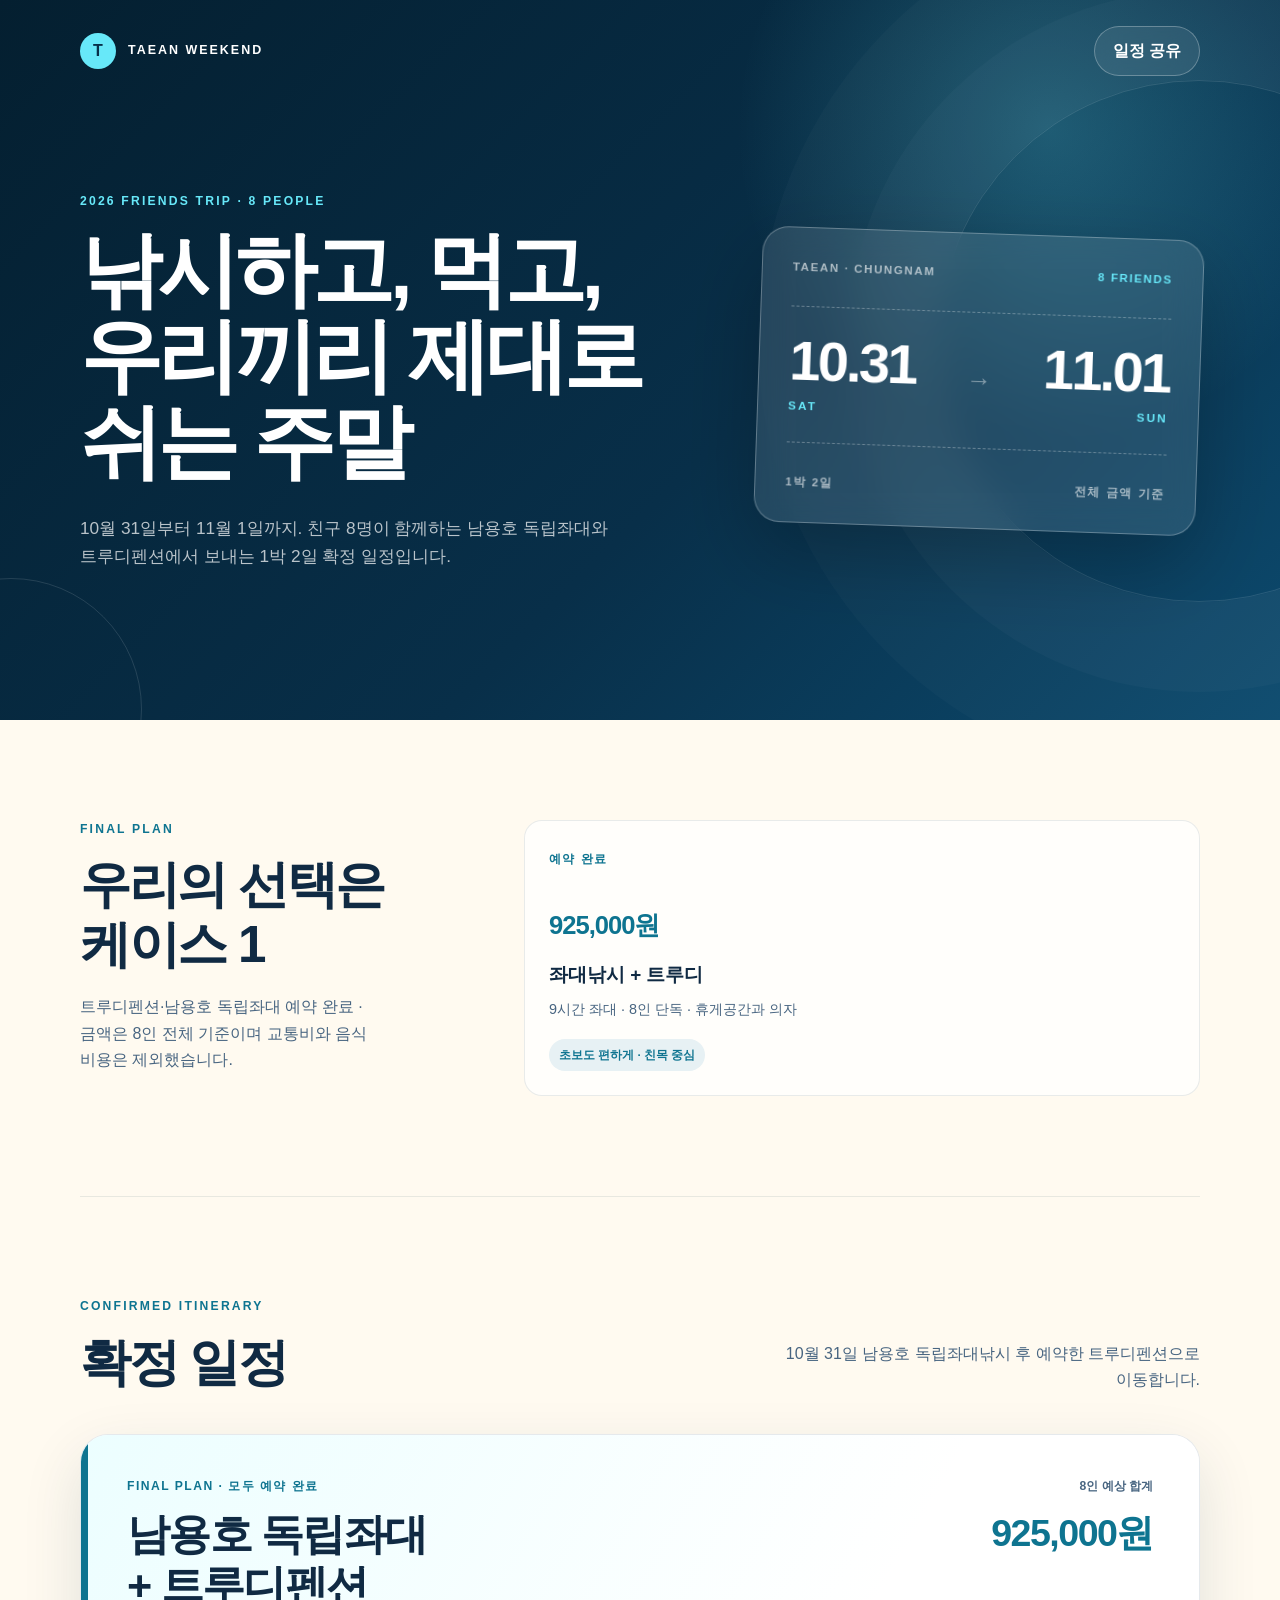
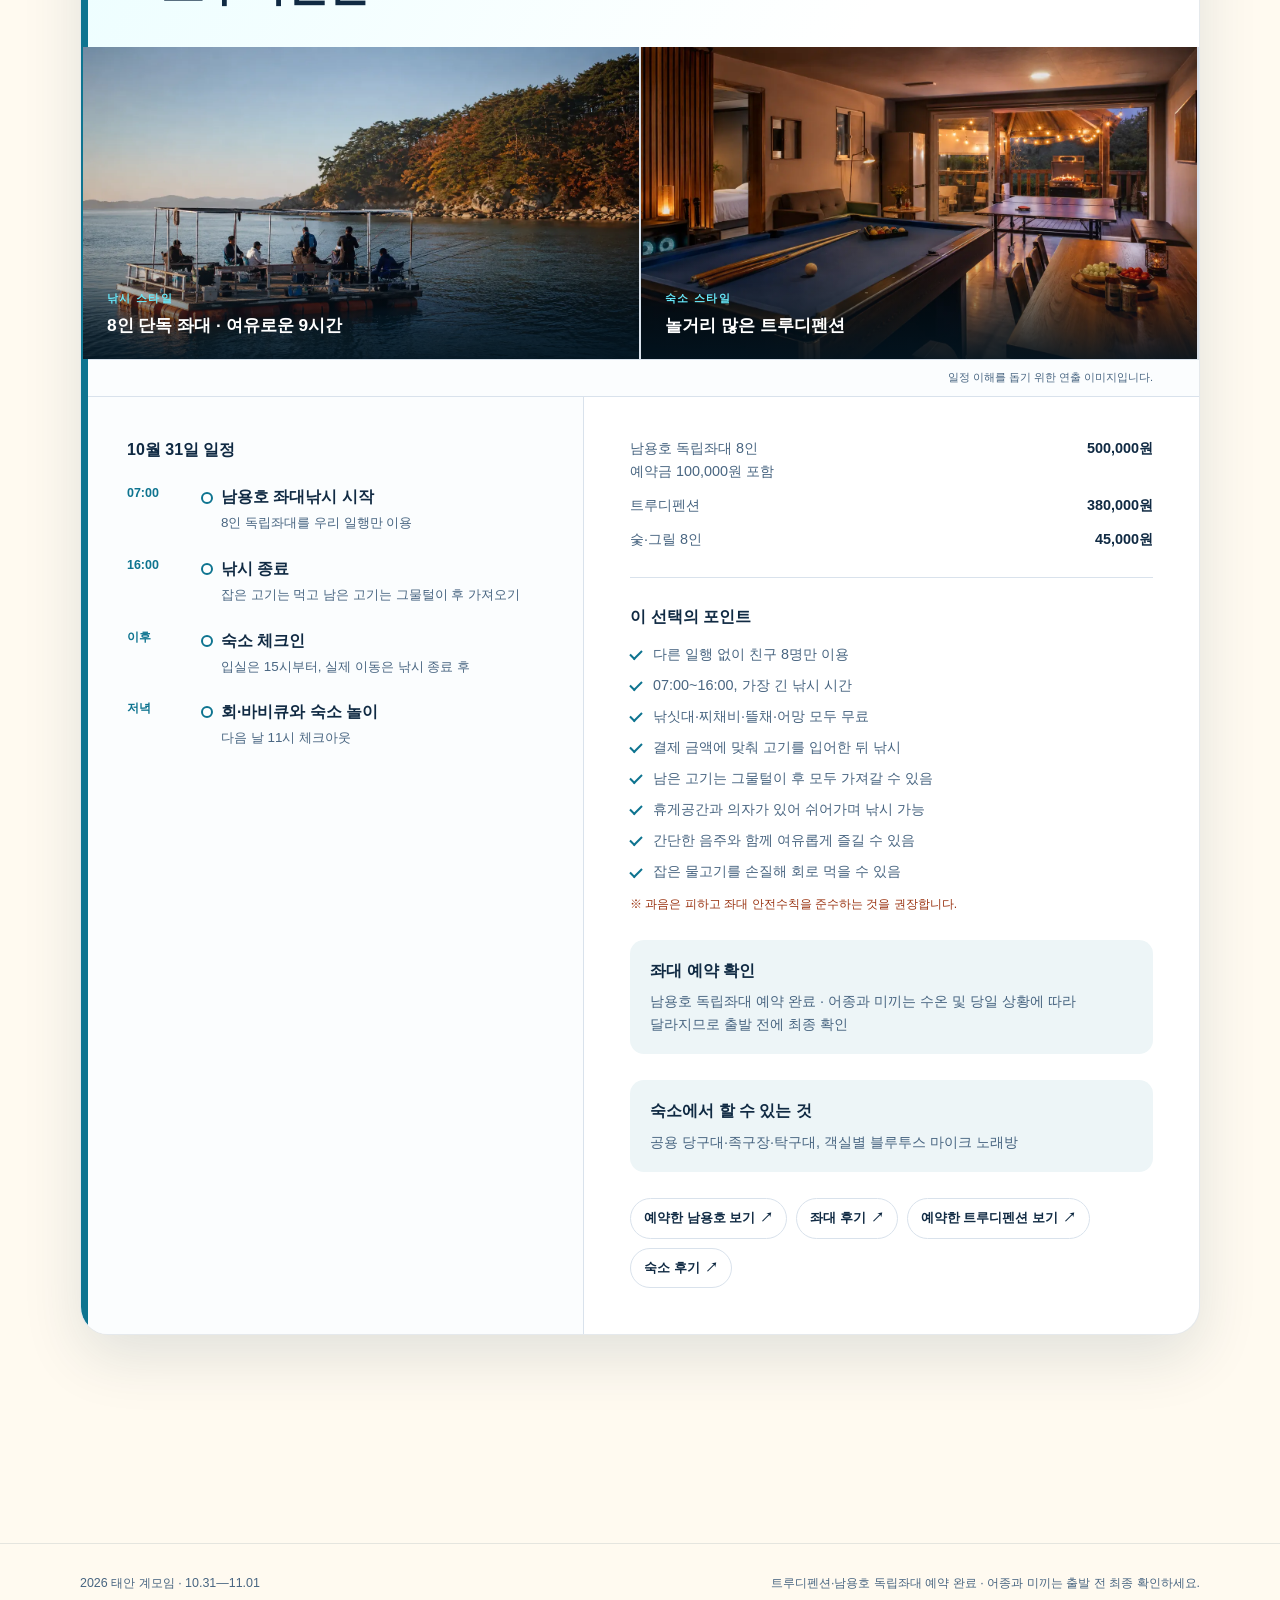
<file: index.html>
<!doctype html>
<html lang="ko">
  <head>
    <meta charset="UTF-8" />
    <meta name="viewport" content="width=device-width, initial-scale=1.0" />
    <meta
      name="description"
      content="2026년 10월 31일부터 11월 1일까지, 태안 8인 계모임 남용호 독립좌대와 트루디펜션 확정 일정"
    />
    <meta name="theme-color" content="#082f49" />
    <title>2026 태안 계모임 | 남용호 독립좌대·트루디펜션 확정 일정</title>
    <link rel="stylesheet" href="./styles.css" />
    <script src="./script.js" defer></script>
  </head>
  <body>
    <header class="hero" id="top">
      <nav class="nav shell" aria-label="페이지 메뉴">
        <a class="brand" href="#top" aria-label="태안 계모임 첫 화면">
          <span class="brand-mark" aria-hidden="true">T</span>
          <span>TAEAN WEEKEND</span>
        </a>
        <button class="share-button" id="shareButton" type="button">
          일정 공유
        </button>
      </nav>

      <div class="hero-content shell">
        <div class="hero-copy">
          <p class="eyebrow">2026 FRIENDS TRIP · 8 PEOPLE</p>
          <h1>낚시하고, 먹고,<br />우리끼리 제대로 쉬는 주말</h1>
          <p class="hero-description">
            10월 31일부터 11월 1일까지. 친구 8명이 함께하는
            남용호 독립좌대와 트루디펜션에서 보내는 1박 2일 확정 일정입니다.
          </p>
        </div>

        <div class="trip-ticket" aria-label="여행 기본 정보">
          <div class="ticket-head">
            <span>TAEAN · CHUNGNAM</span>
            <span class="ticket-code">8 FRIENDS</span>
          </div>
          <div class="ticket-date">
            <div>
              <strong>10.31</strong>
              <span>SAT</span>
            </div>
            <div class="ticket-arrow" aria-hidden="true">→</div>
            <div>
              <strong>11.01</strong>
              <span>SUN</span>
            </div>
          </div>
          <div class="ticket-foot">
            <span>1박 2일</span>
            <span>전체 금액 기준</span>
          </div>
        </div>
      </div>
    </header>

    <main>
      <section class="intro top-comparison shell" aria-labelledby="introTitle">
        <div>
          <p class="section-kicker">FINAL PLAN</p>
          <h2 id="introTitle">우리의 선택은<br />케이스 1</h2>
          <p class="top-comparison-note">트루디펜션·남용호 독립좌대 예약 완료 · 금액은 8인 전체 기준이며 교통비와 음식 비용은 제외했습니다.</p>
        </div>
        <div class="priority-grid is-final">
          <a class="priority-card priority-card-one" href="#case1">
            <span class="priority-number">예약 완료</span>
            <strong class="priority-price">925,000원</strong>
            <h3>좌대낚시 + 트루디</h3>
            <p>9시간 좌대 · 8인 단독 · 휴게공간과 의자</p>
            <span class="priority-tag">초보도 편하게 · 친목 중심</span>
          </a>
        </div>
      </section>

      <section class="cases shell" aria-labelledby="casesTitle">
        <div class="section-heading">
          <div>
            <p class="section-kicker">CONFIRMED ITINERARY</p>
            <h2 id="casesTitle">확정 일정</h2>
          </div>
          <p>10월 31일 남용호 독립좌대낚시 후 예약한 트루디펜션으로 이동합니다.</p>
        </div>

        <article class="case-card case-one" id="case1" data-case="1">
          <div class="case-topline">
            <div>
              <span class="case-label">FINAL PLAN · 모두 예약 완료</span>
              <h3>남용호 독립좌대<br />+ 트루디펜션</h3>
            </div>
            <div class="case-price">
              <span>8인 예상 합계</span>
              <strong>925,000원</strong>
            </div>
          </div>

          <div class="case-gallery" aria-label="케이스 1 분위기 이미지">
            <figure>
              <img src="./assets/images/case1-fishing.webp" alt="가을 바다 위 전용 좌대에서 친구들이 낚시하는 모습" loading="lazy" decoding="async" />
              <figcaption><span>낚시 스타일</span><strong>8인 단독 좌대 · 여유로운 9시간</strong></figcaption>
            </figure>
            <figure>
              <img src="./assets/images/case1-stay.webp" alt="당구대와 탁구대, 바비큐 공간이 있는 펜션의 따뜻한 실내" loading="lazy" decoding="async" />
              <figcaption><span>숙소 스타일</span><strong>놀거리 많은 트루디펜션</strong></figcaption>
            </figure>
          </div>
          <p class="image-note">일정 이해를 돕기 위한 연출 이미지입니다.</p>

          <div class="case-body">
            <div class="timeline-panel">
              <h4>10월 31일 일정</h4>
              <ol class="timeline">
                <li>
                  <time>07:00</time>
                  <div><strong>남용호 좌대낚시 시작</strong><span>8인 독립좌대를 우리 일행만 이용</span></div>
                </li>
                <li>
                  <time>16:00</time>
                  <div><strong>낚시 종료</strong><span>잡은 고기는 먹고 남은 고기는 그물털이 후 가져오기</span></div>
                </li>
                <li>
                  <time>이후</time>
                  <div><strong>숙소 체크인</strong><span>입실은 15시부터, 실제 이동은 낚시 종료 후</span></div>
                </li>
                <li>
                  <time>저녁</time>
                  <div><strong>회·바비큐와 숙소 놀이</strong><span>다음 날 11시 체크아웃</span></div>
                </li>
              </ol>
            </div>

            <div class="detail-panel">
              <div class="money-list" aria-label="케이스 1 비용 상세">
                <div><span>남용호 독립좌대 8인<br />예약금 100,000원 포함</span><strong>500,000원</strong></div>
                <div><span>트루디펜션</span><strong>380,000원</strong></div>
                <div><span>숯·그릴 8인</span><strong>45,000원</strong></div>
              </div>

              <div class="feature-block">
                <h4>이 선택의 포인트</h4>
                <ul class="check-list">
                  <li>다른 일행 없이 친구 8명만 이용</li>
                  <li>07:00~16:00, 가장 긴 낚시 시간</li>
                  <li>낚싯대·찌채비·뜰채·어망 모두 무료</li>
                  <li>결제 금액에 맞춰 고기를 입어한 뒤 낚시</li>
                  <li>남은 고기는 그물털이 후 모두 가져갈 수 있음</li>
                  <li>휴게공간과 의자가 있어 쉬어가며 낚시 가능</li>
                  <li>간단한 음주와 함께 여유롭게 즐길 수 있음</li>
                  <li>잡은 물고기를 손질해 회로 먹을 수 있음</li>
                </ul>
                <p class="safety-note">※ 과음은 피하고 좌대 안전수칙을 준수하는 것을 권장합니다.</p>
              </div>

              <div class="feature-block muted-block">
                <h4>좌대 예약 확인</h4>
                <p>남용호 독립좌대 예약 완료 · 어종과 미끼는 수온 및 당일 상황에 따라 달라지므로 출발 전에 최종 확인</p>
              </div>

              <div class="feature-block muted-block">
                <h4>숙소에서 할 수 있는 것</h4>
                <p>공용 당구대·족구장·탁구대, 객실별 블루투스 마이크 노래방</p>
              </div>

              <div class="link-row">
                <a href="https://naver.me/5JqrFIJQ" target="_blank" rel="noreferrer">예약한 남용호 보기</a>
                <a href="https://m.blog.naver.com/deep_yellow_/224005748806" target="_blank" rel="noreferrer">좌대 후기</a>
                <a href="https://naver.me/xWI7Iiuo" target="_blank" rel="noreferrer">예약한 트루디펜션 보기</a>
                <a href="https://m.blog.naver.com/sol_oy/224024696490" target="_blank" rel="noreferrer">숙소 후기</a>
              </div>
            </div>
          </div>
        </article>
      </section>
    </main>

    <footer>
      <div class="shell footer-inner">
        <p>2026 태안 계모임 · 10.31—11.01</p>
        <p>트루디펜션·남용호 독립좌대 예약 완료 · 어종과 미끼는 출발 전 최종 확인하세요.</p>
      </div>
    </footer>

    <div class="toast" id="toast" role="status" aria-live="polite"></div>
  </body>
</html>
</file>
<file: styles.css>
:root {
  --ink: #102a43;
  --ink-soft: #486581;
  --navy: #082f49;
  --navy-deep: #041f30;
  --ocean: #0e7490;
  --aqua: #67e8f9;
  --coral: #f97360;
  --sun: #fbbf24;
  --cream: #fffaf0;
  --paper: #ffffff;
  --line: #d9e2ec;
  --mist: #edf5f7;
  --shadow: 0 22px 60px rgba(8, 47, 73, 0.12);
  --radius-lg: 28px;
  --radius-md: 18px;
  --shell: min(1120px, calc(100% - 40px));
}

* {
  box-sizing: border-box;
}

html {
  scroll-behavior: smooth;
}

body {
  margin: 0;
  color: var(--ink);
  background: var(--cream);
  font-family: Pretendard, "Noto Sans KR", "Apple SD Gothic Neo", "Malgun Gothic", sans-serif;
  line-height: 1.6;
  word-break: keep-all;
}

button,
a {
  -webkit-tap-highlight-color: transparent;
}

a {
  color: inherit;
}

button {
  font: inherit;
}

.shell {
  width: var(--shell);
  margin-inline: auto;
}

.hero {
  position: relative;
  overflow: hidden;
  min-height: 720px;
  color: white;
  background:
    radial-gradient(circle at 82% 18%, rgba(103, 232, 249, 0.24), transparent 26%),
    linear-gradient(135deg, var(--navy-deep), var(--navy) 58%, #0c4a6e);
}

.hero::before,
.hero::after {
  position: absolute;
  content: "";
  border-radius: 50%;
  border: 1px solid rgba(255, 255, 255, 0.12);
}

.hero::before {
  width: 520px;
  height: 520px;
  top: 80px;
  right: -180px;
  box-shadow: 0 0 0 90px rgba(255, 255, 255, 0.025), 0 0 0 180px rgba(255, 255, 255, 0.018);
}

.hero::after {
  width: 260px;
  height: 260px;
  left: -120px;
  bottom: -120px;
}

.nav {
  position: relative;
  z-index: 2;
  display: flex;
  align-items: center;
  justify-content: space-between;
  padding-block: 26px;
}

.brand {
  display: inline-flex;
  align-items: center;
  gap: 12px;
  color: white;
  text-decoration: none;
  font-size: 0.78rem;
  font-weight: 800;
  letter-spacing: 0.16em;
}

.brand-mark {
  display: grid;
  width: 36px;
  height: 36px;
  place-items: center;
  border-radius: 50%;
  color: var(--navy);
  background: var(--aqua);
  font-size: 1rem;
  letter-spacing: 0;
}

.share-button {
  padding: 11px 18px;
  border: 1px solid rgba(255, 255, 255, 0.28);
  border-radius: 999px;
  color: white;
  background: rgba(255, 255, 255, 0.08);
  backdrop-filter: blur(12px);
  cursor: pointer;
  font-weight: 700;
  transition: background 160ms ease, transform 160ms ease;
}

.share-button:hover {
  background: rgba(255, 255, 255, 0.16);
  transform: translateY(-1px);
}

.hero-content {
  position: relative;
  z-index: 1;
  display: grid;
  grid-template-columns: minmax(0, 1.15fr) minmax(340px, 0.85fr);
  gap: 80px;
  align-items: center;
  padding-block: 90px 120px;
}

.eyebrow,
.section-kicker {
  margin: 0 0 16px;
  color: var(--ocean);
  font-size: 0.76rem;
  font-weight: 900;
  letter-spacing: 0.18em;
}

.eyebrow {
  color: var(--aqua);
}

.hero h1 {
  max-width: 700px;
  margin: 0;
  font-size: clamp(2.8rem, 6.4vw, 5.6rem);
  line-height: 1.05;
  letter-spacing: -0.055em;
}

.hero-description {
  max-width: 580px;
  margin: 30px 0 0;
  color: rgba(255, 255, 255, 0.72);
  font-size: 1.08rem;
}

.trip-ticket {
  padding: 30px;
  border: 1px solid rgba(255, 255, 255, 0.28);
  border-radius: 26px;
  background: rgba(255, 255, 255, 0.1);
  backdrop-filter: blur(18px);
  box-shadow: 0 30px 80px rgba(0, 0, 0, 0.24);
  transform: rotate(2deg);
}

.ticket-head,
.ticket-foot {
  display: flex;
  justify-content: space-between;
  color: rgba(255, 255, 255, 0.62);
  font-size: 0.72rem;
  font-weight: 800;
  letter-spacing: 0.14em;
}

.ticket-code {
  color: var(--aqua);
}

.ticket-date {
  display: grid;
  grid-template-columns: 1fr auto 1fr;
  gap: 20px;
  align-items: center;
  margin-block: 30px;
  padding-block: 26px;
  border-top: 1px dashed rgba(255, 255, 255, 0.3);
  border-bottom: 1px dashed rgba(255, 255, 255, 0.3);
}

.ticket-date div:not(.ticket-arrow) {
  display: flex;
  flex-direction: column;
}

.ticket-date div:last-child {
  align-items: flex-end;
}

.ticket-date strong {
  font-size: clamp(2.2rem, 5vw, 3.5rem);
  line-height: 1;
  letter-spacing: -0.05em;
}

.ticket-date span {
  margin-top: 8px;
  color: var(--aqua);
  font-size: 0.74rem;
  font-weight: 900;
  letter-spacing: 0.18em;
}

.ticket-arrow {
  color: rgba(255, 255, 255, 0.42);
  font-size: 1.6rem;
}

main {
  overflow: hidden;
}

.intro,
.cases,
.comparison,
.decision {
  padding-block: 100px;
}

.intro {
  display: grid;
  grid-template-columns: 0.7fr 1.3fr;
  gap: 80px;
  align-items: start;
}

.top-comparison-note {
  max-width: 310px;
  margin: 20px 0 0;
  color: var(--ink-soft);
  line-height: 1.65;
}

h2 {
  margin: 0;
  font-size: clamp(2.1rem, 4vw, 3.6rem);
  line-height: 1.16;
  letter-spacing: -0.045em;
}

.priority-grid {
  display: grid;
  grid-template-columns: repeat(3, 1fr);
  gap: 16px;
}

.priority-grid.is-final {
  grid-template-columns: minmax(0, 1fr);
}

.priority-grid.is-final .priority-card {
  min-height: 260px;
}

.priority-card {
  position: relative;
  display: block;
  min-height: 230px;
  padding: 24px;
  border: 1px solid rgba(8, 47, 73, 0.09);
  border-radius: var(--radius-md);
  background: rgba(255, 255, 255, 0.7);
  color: var(--ink);
  text-decoration: none;
  transition: transform 180ms ease, box-shadow 180ms ease, border-color 180ms ease;
}

.priority-card:hover {
  border-color: var(--priority-accent, var(--ocean));
  box-shadow: 0 16px 32px rgba(8, 47, 73, 0.1);
  transform: translateY(-4px);
}

.priority-card-one {
  --priority-accent: #0e7490;
}

.priority-card-two {
  --priority-accent: #f97360;
}

.priority-card-three {
  --priority-accent: #ca8a04;
}

.priority-number {
  color: var(--priority-accent, var(--coral));
  font-size: 0.76rem;
  font-weight: 900;
  letter-spacing: 0.12em;
}

.priority-price {
  display: block;
  margin-top: 34px;
  color: var(--priority-accent, var(--ocean));
  font-size: clamp(1.35rem, 2vw, 1.75rem);
  letter-spacing: -0.04em;
}

.priority-card h3 {
  margin: 14px 0 8px;
  font-size: 1.18rem;
}

.priority-card p {
  margin: 0;
  color: var(--ink-soft);
  font-size: 0.9rem;
}

.priority-tag {
  display: inline-flex;
  margin-top: 18px;
  padding: 7px 10px;
  border-radius: 999px;
  color: var(--priority-accent, var(--ocean));
  background: color-mix(in srgb, var(--priority-accent, var(--ocean)) 10%, white);
  font-size: 0.73rem;
  font-weight: 900;
}

.cases {
  border-top: 1px solid rgba(8, 47, 73, 0.09);
}

.section-heading {
  display: flex;
  align-items: end;
  justify-content: space-between;
  gap: 40px;
  margin-bottom: 42px;
}

.section-heading > p {
  max-width: 430px;
  margin: 0;
  color: var(--ink-soft);
  text-align: right;
}

.case-card {
  position: relative;
  scroll-margin-top: 24px;
  margin-bottom: 28px;
  overflow: hidden;
  border: 1px solid rgba(8, 47, 73, 0.1);
  border-radius: var(--radius-lg);
  background: var(--paper);
  box-shadow: var(--shadow);
}

.case-card::before {
  position: absolute;
  top: 0;
  bottom: 0;
  left: 0;
  width: 7px;
  content: "";
  background: var(--case-accent, var(--ocean));
}

.case-one {
  --case-accent: #0e7490;
  --case-wash: #ecfeff;
}

.case-two {
  --case-accent: #f97360;
  --case-wash: #fff4f1;
}

.case-three {
  --case-accent: #ca8a04;
  --case-wash: #fffbeb;
}

.case-card.is-picked {
  outline: 3px solid var(--case-accent);
  outline-offset: 4px;
}

.case-topline {
  display: flex;
  align-items: start;
  justify-content: space-between;
  gap: 32px;
  padding: 42px 46px 36px;
  background: linear-gradient(120deg, var(--case-wash), white 72%);
}

.case-label {
  display: block;
  margin-bottom: 12px;
  color: var(--case-accent);
  font-size: 0.76rem;
  font-weight: 900;
  letter-spacing: 0.12em;
}

.case-topline h3 {
  margin: 0;
  font-size: clamp(1.7rem, 4vw, 2.7rem);
  line-height: 1.18;
  letter-spacing: -0.04em;
}

.case-price {
  flex: 0 0 auto;
  text-align: right;
}

.case-price span {
  display: block;
  margin-bottom: 6px;
  color: var(--ink-soft);
  font-size: 0.76rem;
  font-weight: 700;
}

.case-price strong {
  color: var(--case-accent);
  font-size: clamp(1.55rem, 3vw, 2.35rem);
  letter-spacing: -0.04em;
}

.case-gallery {
  display: grid;
  grid-template-columns: repeat(2, minmax(0, 1fr));
  gap: 2px;
  padding: 0 2px;
  background: var(--line);
}

.case-gallery figure {
  position: relative;
  min-width: 0;
  margin: 0;
  overflow: hidden;
  background: var(--navy);
}

.case-gallery img {
  display: block;
  width: 100%;
  aspect-ratio: 16 / 9;
  object-fit: cover;
  transition: transform 500ms ease;
}

.case-gallery figure:hover img {
  transform: scale(1.025);
}

.case-gallery figcaption {
  position: absolute;
  right: 0;
  bottom: 0;
  left: 0;
  display: grid;
  gap: 4px;
  padding: 42px 24px 20px;
  color: white;
  background: linear-gradient(transparent, rgba(2, 21, 34, 0.88));
}

.case-gallery figcaption span {
  color: var(--aqua);
  font-size: 0.68rem;
  font-weight: 900;
  letter-spacing: 0.12em;
}

.case-gallery figcaption strong {
  font-size: clamp(0.88rem, 1.6vw, 1.08rem);
}

.image-note {
  margin: 0;
  padding: 9px 46px;
  border-top: 1px solid var(--line);
  color: var(--ink-soft);
  background: #fbfdfe;
  font-size: 0.68rem;
  text-align: right;
}

.case-body {
  display: grid;
  grid-template-columns: 0.9fr 1.1fr;
  border-top: 1px solid var(--line);
}

.timeline-panel,
.detail-panel {
  padding: 40px 46px 46px;
}

.timeline-panel {
  border-right: 1px solid var(--line);
  background: #fbfdfe;
}

.timeline-panel h4,
.feature-block h4 {
  margin: 0 0 22px;
  font-size: 1rem;
}

.timeline {
  display: grid;
  gap: 22px;
  margin: 0;
  padding: 0;
  list-style: none;
}

.timeline li {
  display: grid;
  grid-template-columns: 58px 1fr;
  gap: 16px;
  align-items: start;
}

.timeline time {
  color: var(--case-accent);
  font-size: 0.78rem;
  font-weight: 900;
}

.timeline li > div {
  position: relative;
  padding-left: 20px;
}

.timeline li > div::before {
  position: absolute;
  top: 0.45rem;
  left: 0;
  width: 8px;
  height: 8px;
  border: 2px solid var(--case-accent);
  border-radius: 50%;
  content: "";
  background: white;
}

.timeline strong,
.timeline span {
  display: block;
}

.timeline strong {
  font-size: 0.98rem;
}

.timeline span {
  margin-top: 3px;
  color: var(--ink-soft);
  font-size: 0.84rem;
}

.money-list {
  display: grid;
  gap: 11px;
  padding-bottom: 26px;
  border-bottom: 1px solid var(--line);
}

.money-list div {
  display: flex;
  justify-content: space-between;
  gap: 24px;
  font-size: 0.9rem;
}

.money-list span {
  color: var(--ink-soft);
}

.feature-block {
  margin-top: 26px;
}

.feature-block h4 {
  margin-bottom: 13px;
}

.feature-block p {
  margin: 0;
  color: var(--ink-soft);
  font-size: 0.9rem;
}

.feature-block .safety-note {
  margin-top: 12px;
  color: #9a3412;
  font-size: 0.76rem;
  line-height: 1.55;
}

.muted-block {
  padding: 18px 20px;
  border-radius: 14px;
  background: var(--mist);
}

.muted-block h4 {
  margin-bottom: 7px;
}

.check-list {
  display: grid;
  gap: 8px;
  margin: 0;
  padding: 0;
  list-style: none;
}

.check-list li {
  position: relative;
  padding-left: 23px;
  color: var(--ink-soft);
  font-size: 0.9rem;
}

.check-list li::before {
  position: absolute;
  top: 0.53em;
  left: 0;
  width: 10px;
  height: 5px;
  border-bottom: 2px solid var(--case-accent);
  border-left: 2px solid var(--case-accent);
  content: "";
  transform: rotate(-45deg);
}

.link-row {
  display: flex;
  flex-wrap: wrap;
  gap: 9px;
  margin-top: 26px;
}

.link-row a {
  padding: 9px 13px;
  border: 1px solid var(--line);
  border-radius: 999px;
  color: var(--ink);
  background: white;
  text-decoration: none;
  font-size: 0.8rem;
  font-weight: 800;
  transition: border-color 160ms ease, color 160ms ease, transform 160ms ease;
}

.link-row a::after {
  margin-left: 5px;
  content: "↗";
}

.link-row a:hover {
  border-color: var(--case-accent);
  color: var(--case-accent);
  transform: translateY(-1px);
}

.pick-button {
  width: 100%;
  padding: 17px 24px;
  border: 0;
  border-top: 1px solid var(--line);
  color: var(--ink);
  background: white;
  cursor: pointer;
  font-weight: 900;
  transition: color 160ms ease, background 160ms ease;
}

.pick-button:hover,
.is-picked .pick-button {
  color: white;
  background: var(--case-accent);
}

.schedule-options {
  display: flex;
  flex-direction: column;
}

.schedule-choice {
  padding: 20px;
  border: 1px solid var(--line);
  border-radius: 16px;
  background: white;
}

.schedule-choice + .schedule-choice {
  margin-top: 12px;
}

.schedule-choice.recommended {
  border-color: color-mix(in srgb, var(--case-accent) 50%, white);
  background: var(--case-wash);
}

.schedule-choice div {
  display: flex;
  align-items: center;
  justify-content: space-between;
  gap: 18px;
}

.schedule-choice span {
  color: var(--case-accent);
  font-size: 0.76rem;
  font-weight: 900;
}

.schedule-choice strong {
  font-size: 1rem;
}

.schedule-choice p {
  margin: 9px 0 0;
  color: var(--ink-soft);
  font-size: 0.82rem;
}

.mini-note {
  margin-top: auto;
  padding-top: 20px;
  color: var(--ink-soft);
  font-size: 0.82rem;
}

.included-strip {
  display: flex;
  flex-wrap: wrap;
  gap: 8px;
  margin-top: 24px;
}

.included-strip span {
  padding: 7px 10px;
  border-radius: 8px;
  color: #713f12;
  background: #fef3c7;
  font-size: 0.76rem;
  font-weight: 800;
}

.comparison {
  border-top: 1px solid rgba(8, 47, 73, 0.09);
}

.comparison-table-wrap {
  overflow-x: auto;
  border: 1px solid var(--line);
  border-radius: var(--radius-md);
  background: white;
  box-shadow: var(--shadow);
}

table {
  width: 100%;
  min-width: 760px;
  border-collapse: collapse;
  text-align: left;
}

th,
td {
  padding: 17px 20px;
  border-bottom: 1px solid var(--line);
  font-size: 0.88rem;
}

thead th {
  color: white;
  background: var(--navy);
  font-size: 0.8rem;
  letter-spacing: 0.04em;
}

tbody th {
  width: 150px;
  color: var(--ink);
  background: #f8fbfc;
}

tbody td {
  color: var(--ink-soft);
}

tbody tr:last-child th,
tbody tr:last-child td {
  border-bottom: 0;
}

td.best {
  color: #0f766e;
  background: #ecfdf5;
  font-weight: 800;
}

.cost-bars {
  display: grid;
  gap: 14px;
  margin-top: 34px;
  padding: 28px;
  border-radius: var(--radius-md);
  background: var(--navy);
}

.cost-bar-row {
  display: grid;
  grid-template-columns: 72px 1fr 112px;
  gap: 18px;
  align-items: center;
  color: white;
}

.cost-bar-row > span {
  color: rgba(255, 255, 255, 0.65);
  font-size: 0.72rem;
  font-weight: 900;
  letter-spacing: 0.09em;
}

.cost-bar-row strong {
  font-size: 0.82rem;
  text-align: right;
}

.bar-track {
  height: 9px;
  overflow: hidden;
  border-radius: 999px;
  background: rgba(255, 255, 255, 0.12);
}

.bar-track i {
  display: block;
  width: var(--bar-width);
  height: 100%;
  border-radius: inherit;
  background: linear-gradient(90deg, var(--aqua), var(--coral));
}

.decision {
  padding-top: 20px;
}

.decision-card {
  padding: 54px;
  border-radius: var(--radius-lg);
  color: white;
  background:
    radial-gradient(circle at 88% 20%, rgba(103, 232, 249, 0.2), transparent 30%),
    var(--navy);
}

.section-kicker.light {
  color: var(--aqua);
}

.decision-grid {
  display: grid;
  grid-template-columns: repeat(3, 1fr);
  gap: 12px;
  margin-top: 36px;
}

.decision-grid p {
  display: flex;
  flex-direction: column;
  gap: 5px;
  margin: 0;
  padding: 18px;
  border: 1px solid rgba(255, 255, 255, 0.14);
  border-radius: 14px;
  background: rgba(255, 255, 255, 0.06);
}

.decision-grid strong {
  font-size: 0.84rem;
}

.decision-grid span {
  color: var(--aqua);
  font-size: 1.05rem;
  font-weight: 900;
}

.selected-result {
  margin: 26px 0 0;
  color: rgba(255, 255, 255, 0.7);
  font-size: 0.9rem;
}

footer {
  margin-top: 80px;
  border-top: 1px solid rgba(8, 47, 73, 0.1);
}

.footer-inner {
  display: flex;
  justify-content: space-between;
  gap: 24px;
  padding-block: 30px;
  color: var(--ink-soft);
  font-size: 0.78rem;
}

.footer-inner p {
  margin: 0;
}

.toast {
  position: fixed;
  z-index: 20;
  right: 20px;
  bottom: 20px;
  max-width: calc(100% - 40px);
  padding: 12px 18px;
  border-radius: 999px;
  color: white;
  background: var(--navy-deep);
  box-shadow: 0 12px 30px rgba(0, 0, 0, 0.2);
  font-size: 0.84rem;
  font-weight: 800;
  opacity: 0;
  pointer-events: none;
  transform: translateY(12px);
  transition: opacity 180ms ease, transform 180ms ease;
}

.toast.is-visible {
  opacity: 1;
  transform: translateY(0);
}

:focus-visible {
  outline: 3px solid var(--sun);
  outline-offset: 3px;
}

@media (max-width: 900px) {
  :root {
    --shell: min(100% - 32px, 720px);
  }

  .hero {
    min-height: auto;
  }

  .hero-content,
  .intro,
  .case-body {
    grid-template-columns: 1fr;
  }

  .hero-content {
    gap: 54px;
    padding-block: 70px 96px;
  }

  .trip-ticket {
    max-width: 520px;
    transform: none;
  }

  .intro {
    gap: 40px;
  }

  .priority-grid {
    grid-template-columns: repeat(3, 1fr);
  }

  .timeline-panel {
    border-right: 0;
    border-bottom: 1px solid var(--line);
  }

  .decision-grid {
    grid-template-columns: 1fr;
  }
}

@media (max-width: 640px) {
  :root {
    --shell: calc(100% - 28px);
    --radius-lg: 22px;
  }

  body {
    word-break: normal;
  }

  .nav {
    padding-block: 18px;
  }

  .brand {
    font-size: 0.66rem;
  }

  .brand-mark {
    width: 31px;
    height: 31px;
  }

  .share-button {
    padding: 9px 13px;
    font-size: 0.78rem;
  }

  .hero-content {
    padding-block: 56px 74px;
  }

  .hero h1 {
    font-size: clamp(2.5rem, 13vw, 4.1rem);
  }

  .hero-description {
    font-size: 0.96rem;
  }

  .trip-ticket {
    padding: 23px;
  }

  .ticket-head,
  .ticket-foot {
    font-size: 0.6rem;
  }

  .intro,
  .cases,
  .comparison,
  .decision {
    padding-block: 72px;
  }

  .priority-grid {
    grid-template-columns: 1fr;
  }

  .priority-card {
    min-height: auto;
  }

  .priority-card h3 {
    margin-top: 12px;
  }

  .priority-price {
    margin-top: 24px;
  }

  .section-heading,
  .case-topline,
  .footer-inner {
    align-items: flex-start;
    flex-direction: column;
  }

  .section-heading > p {
    text-align: left;
  }

  .case-topline {
    display: flex;
    padding: 30px 25px 28px;
  }

  .case-price {
    text-align: left;
  }

  .case-gallery {
    grid-template-columns: 1fr;
  }

  .case-gallery figcaption {
    padding: 38px 18px 16px;
  }

  .image-note {
    padding-inline: 20px;
    text-align: left;
  }

  .timeline-panel,
  .detail-panel {
    padding: 30px 25px 34px;
  }

  .money-list div {
    font-size: 0.84rem;
  }

  .pick-button {
    font-size: 0.88rem;
  }

  .cost-bars {
    padding: 22px 18px;
  }

  .cost-bar-row {
    grid-template-columns: 62px 1fr;
    gap: 8px 12px;
  }

  .cost-bar-row strong {
    grid-column: 2;
    text-align: left;
  }

  .decision {
    padding-top: 0;
  }

  .decision-card {
    padding: 34px 25px;
  }

  footer {
    margin-top: 30px;
  }
}

@media (prefers-reduced-motion: reduce) {
  *,
  *::before,
  *::after {
    scroll-behavior: auto !important;
    transition-duration: 0.01ms !important;
  }
}
</file>
